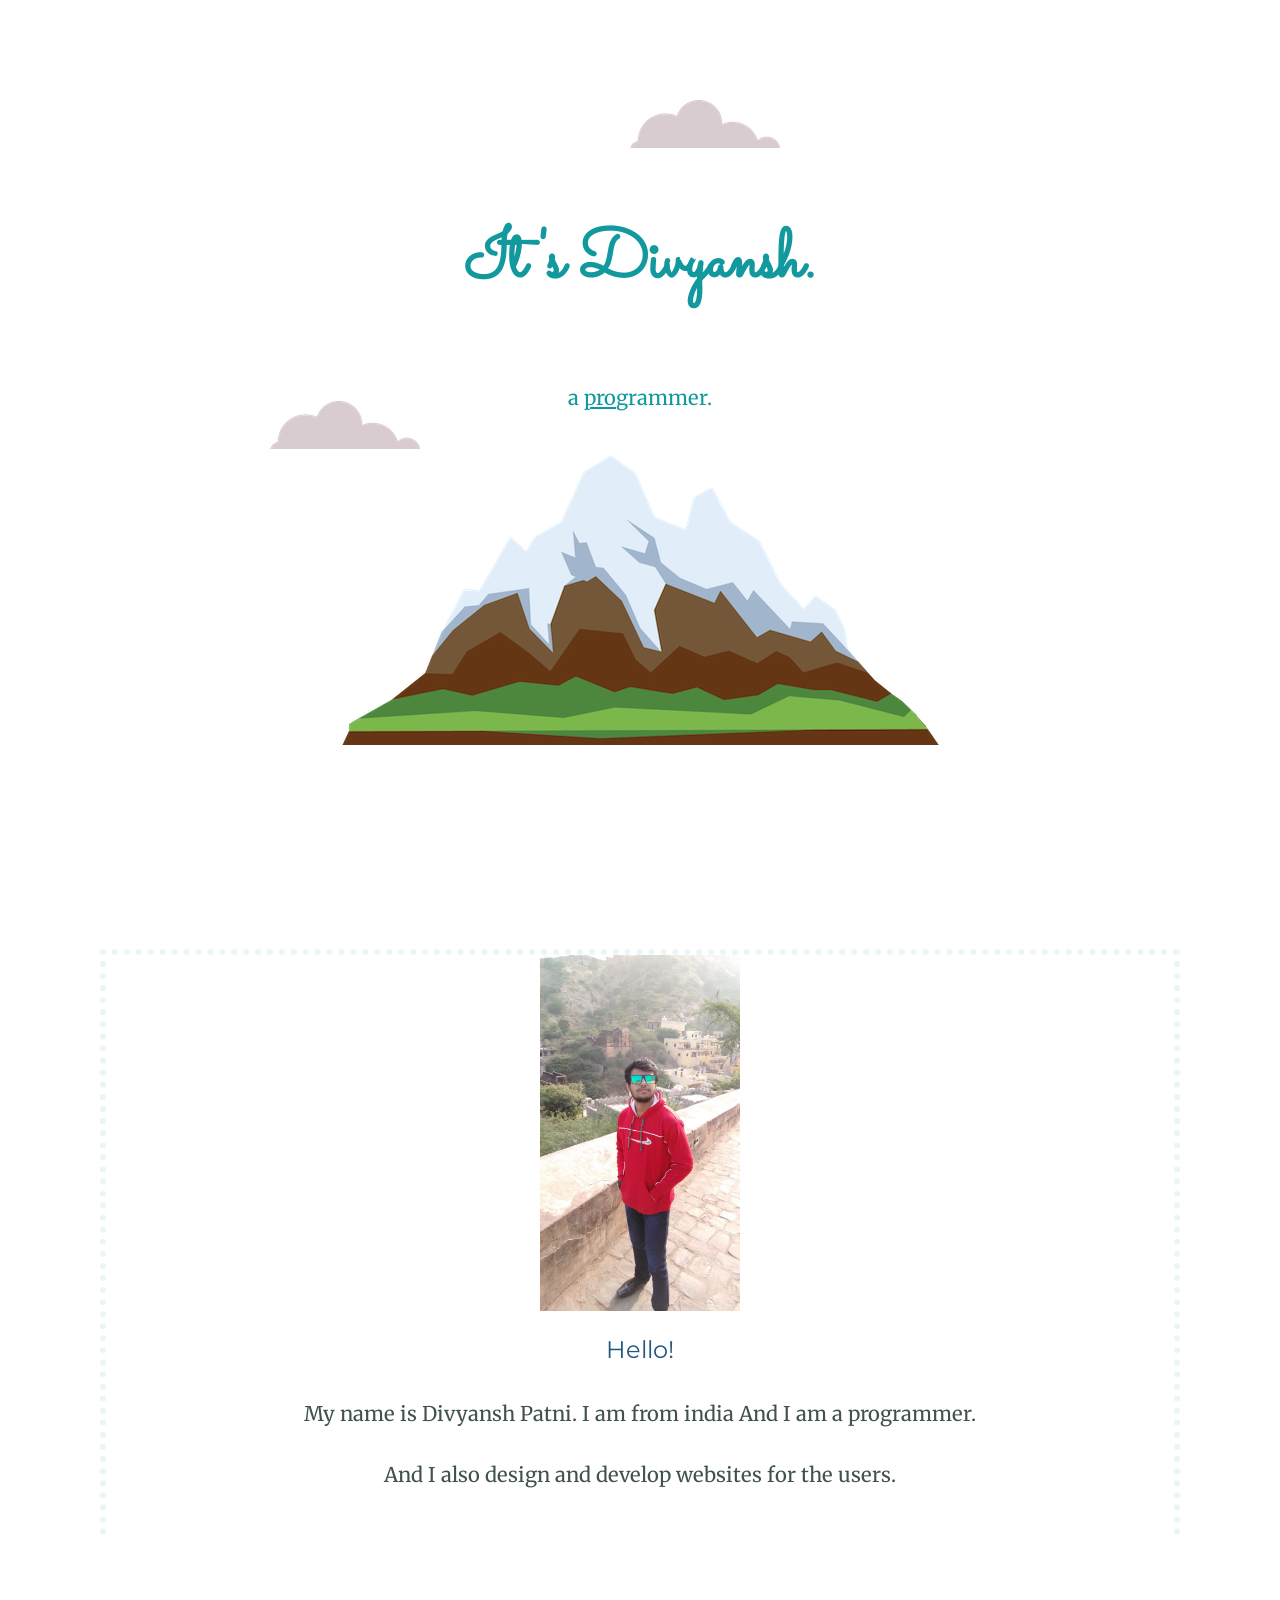
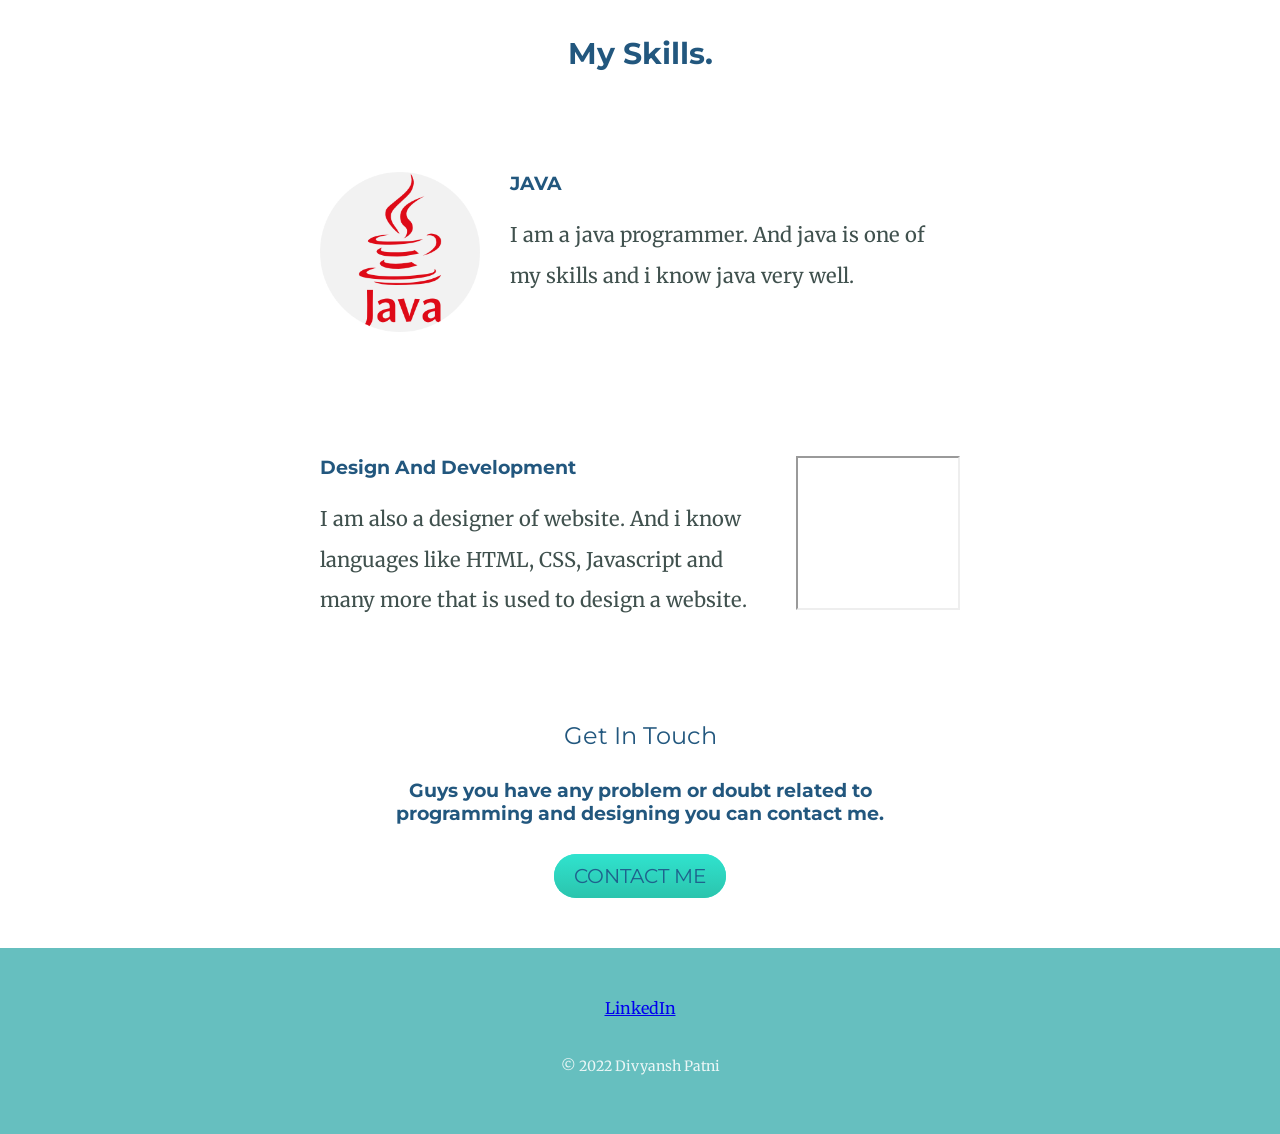
<file: index.html>
<!DOCTYPE html>
<html lang="en">

<head>
  <meta charset="UTF-8">
  <meta http-equiv="X-UA-Compatible" content="IE=edge">
  <meta name="viewport" content="width=device-width, initial-scale=1.0">
  <meta name="viewport" content="width=device-width, initial-scale=1.0">
  <title>Divyansh Patni</title>
  <link rel="stylesheet" href="Styles.css">
  <link rel="icon" href="favicon.ico?v=2">
  <link rel="preconnect" href="https://fonts.googleapis.com">
  <link rel="preconnect" href="https://fonts.gstatic.com" crossorigin>
  <link
    href="https://fonts.googleapis.com/css2?family=Merriweather:wght@300&family=Montserrat:wght@100;300&family=Sacramento&display=swap"
    rel="stylesheet">
</head>

<body>
  <div class="top-container">
    <img class="top-cloud" src="cloud.png" alt="cloud-image">
    <h1 class="name">It's Divyansh.</h1>
    <p class="name">a <u>pro</u>grammer.</p>
    <img class="bottom-cloud" src="cloud.png" alt="cloud-image">
    <img src="mountain.png" alt="mountain-image">
  </div>
  <div class="middle-container">
    <div class="profile">
      <img class="myimg" src="My Photo..jpeg" alt="Owner Image">
      <h2>Hello!</h2>
      <p>My name is Divyansh Patni. I am from india And I am a programmer.</p>
      <p>And I also design and develop websites for the users.</p><br>
    </div>
    
    <div class="skills">
      <h3 class="h33">My Skills.</h3>
      <div class="skill-row">
        <img class="javaimg" src="java.png" alt="Skill Image">
        <h3>JAVA</h3>
        <p>I am a java programmer. And java is one of my skills and i know java very well.</p><br><br>
      </div>
      <div class="skill-row">
        <iframe class="giphy" src="https://giphy.com/embed/YQitE4YNQNahy"> </iframe>

        <h3>Design And Development</h3>
        <p>
          I am also a designer of website. And i know languages like HTML, CSS, Javascript and many more that is used to
          design a website.
        </p>
      </div>
    </div>
    <div class="contact-me">
      <h2 clas>Get In Touch</h2>
      <h3>Guys you have any problem or doubt related to programming and designing you can contact me.</h3><br>
      <a class="btn" href="mailto: divyanshpatni24@gmail.com">CONTACT ME</a>
    </div>
  </div>


  <div class="bottom-container">
    <a class="footer-link" href="https://www.linkedin.com/in/divyansh-patni-83a3a1195">LinkedIn</a>
    <p class="copywrite">© 2022 Divyansh Patni</p>
  </div>

</body>

</html>
<!-- Flaticon is a good website to find millions of emojis. -->
<!-- Giphy is a good website to find animated emojis. -->
</file>
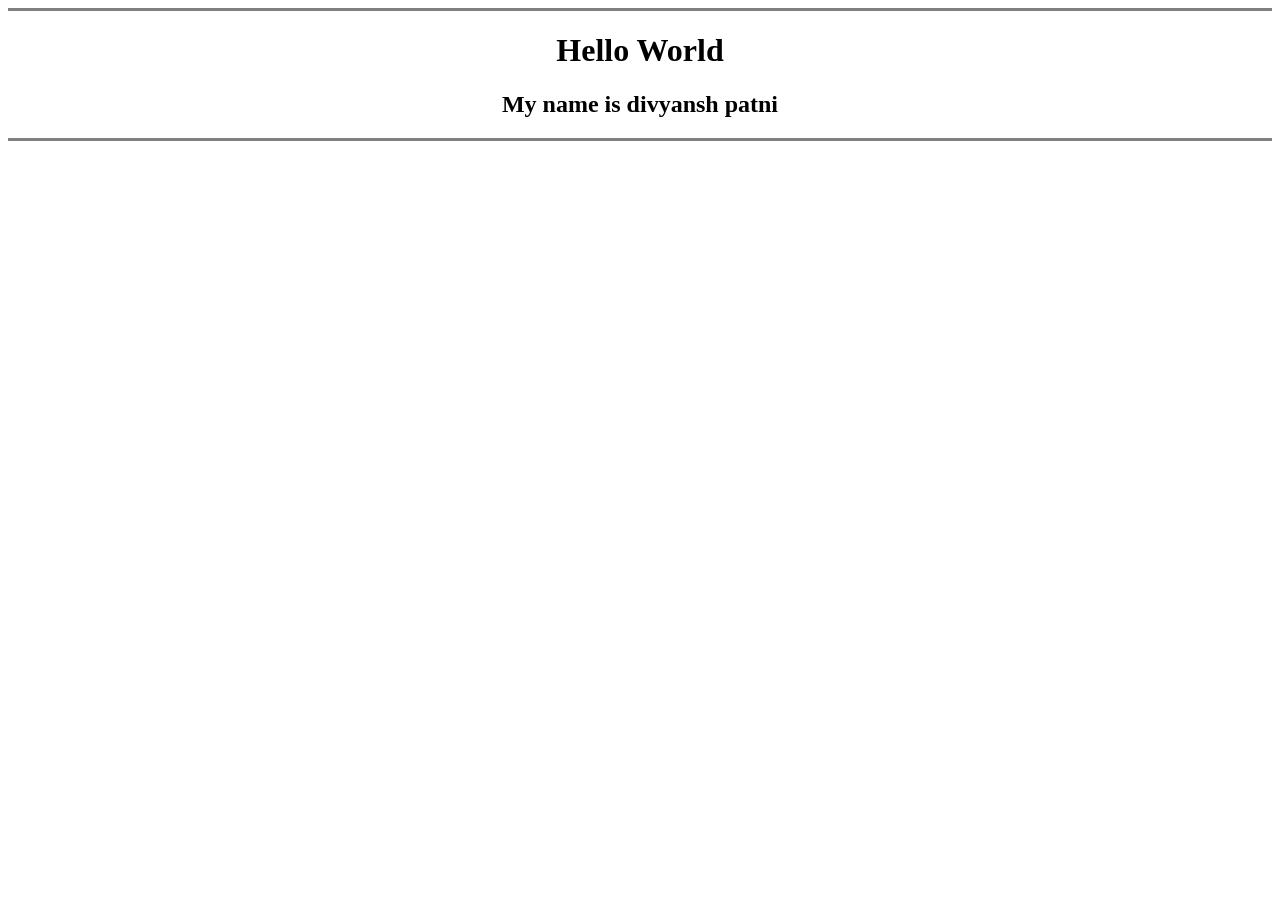
<file: AnatomyOfHtmlTag.html>
<!DOCTYPE html>
<html lang="en">
<head>
    <meta charset="UTF-8">
    <meta http-equiv="X-UA-Compatible" content="IE=edge">
    <meta name="viewport" content="width=device-width, initial-scale=1.0">
    <title>❤😁Anatomy</title>
</head>
<body>
    <center>
    <hr size="3" noshade>
    <h1>Hello World</h1>
    <h2>My name is divyansh patni</h2>
    <hr size="3" noshade>
    </center>
    <!-- This is hidden -->
</body>
</html>
</file>
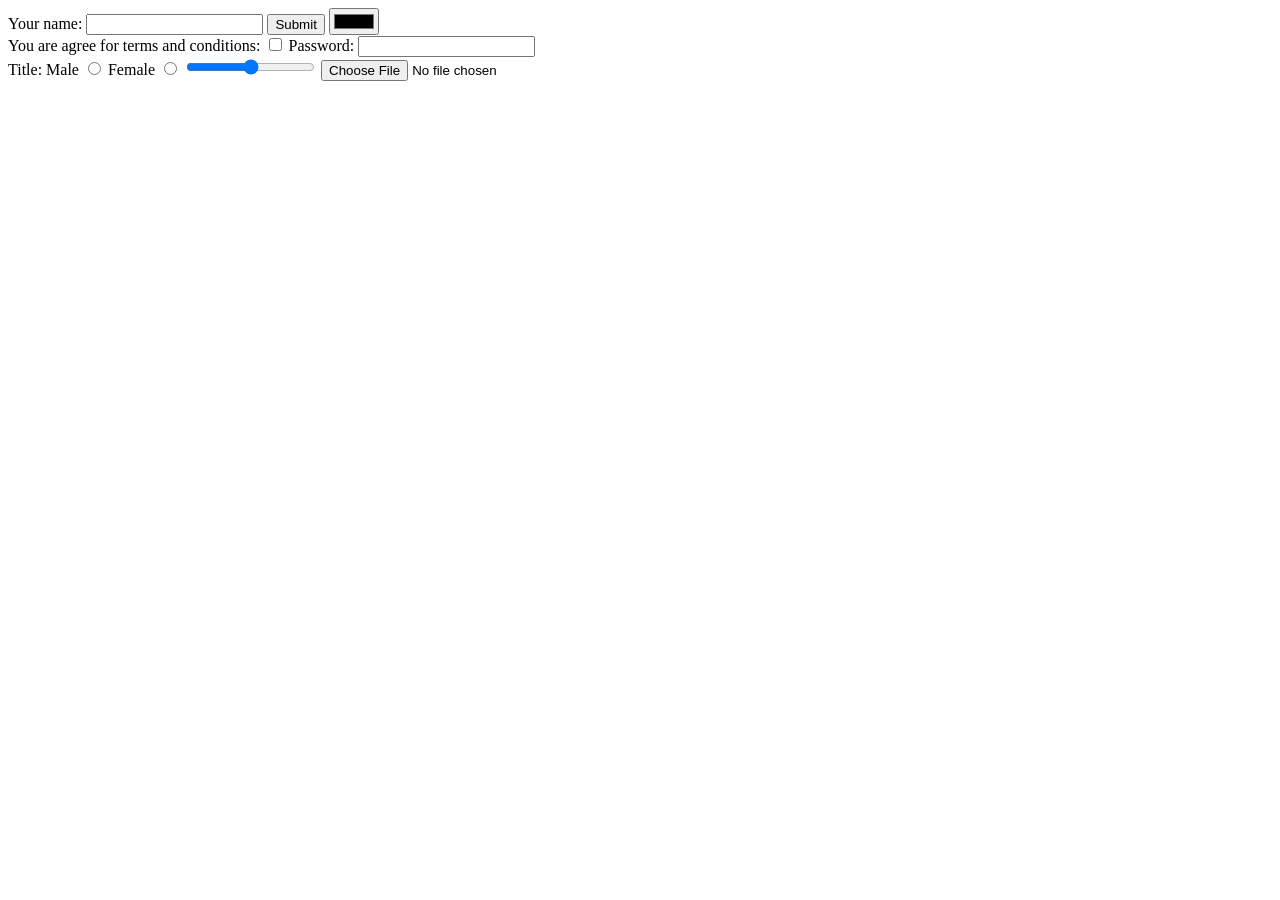
<file: Form.html>
<!DOCTYPE html>
<html lang="en">
<head>
    <meta charset="UTF-8">
    <meta http-equiv="X-UA-Compatible" content="IE=edge">
    <meta name="viewport" content="width=device-width, initial-scale=1.0">
    <title>Form</title>
</head>
<body>
   <form action="mailto:divyanshpatni24@gmail.com" method="post">
       <label>Your name:</label>
       <input type="text">
       <input type="submit">
       <input type="color" name="" id=""><br>
       <label>You are agree for terms and conditions:</label>
       <input type="checkbox" name="" id="">
       <label>Password:</label>
       <input type="password"><br>
       <label>Title: </label>
       
       <label>Male</label>
       <input type="radio" name="Gender">
       <label>Female</label>
       <input type="radio" name="Gender">
       <input type="range">
       <input type="file">
   </form>
</body>
</html>
</file>
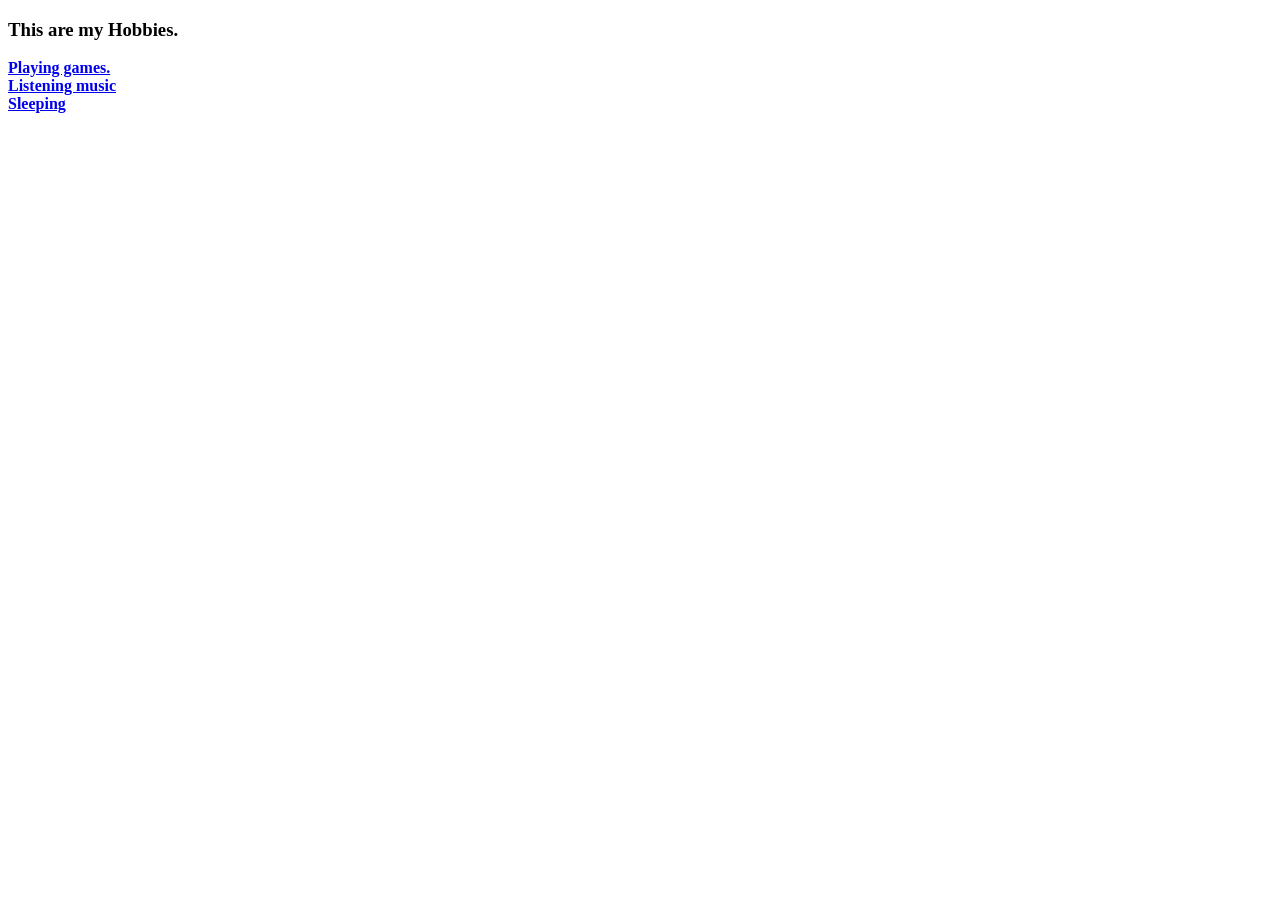
<file: HobbiesLink.html>
<!DOCTYPE html>
<html lang="en">
<head>
    <meta charset="UTF-8">
    <meta http-equiv="X-UA-Compatible" content="IE=edge">
    <meta name="viewport" content="width=device-width, initial-scale=1.0">
    <title>My Hobbies.</title>
</head>
<body>
    <h3>This are my Hobbies.</h3>
    <a href="https://na.battlegrounds.pubg.com/"><strong>Playing games.</strong></a><br>
    <a href="https://www.spotify.com/in-en/"><strong>Listening music</strong></a><br>
    <a href="https://www.sleepio.com/"><strong>Sleeping</strong></a>
</body>
</html>
</file>
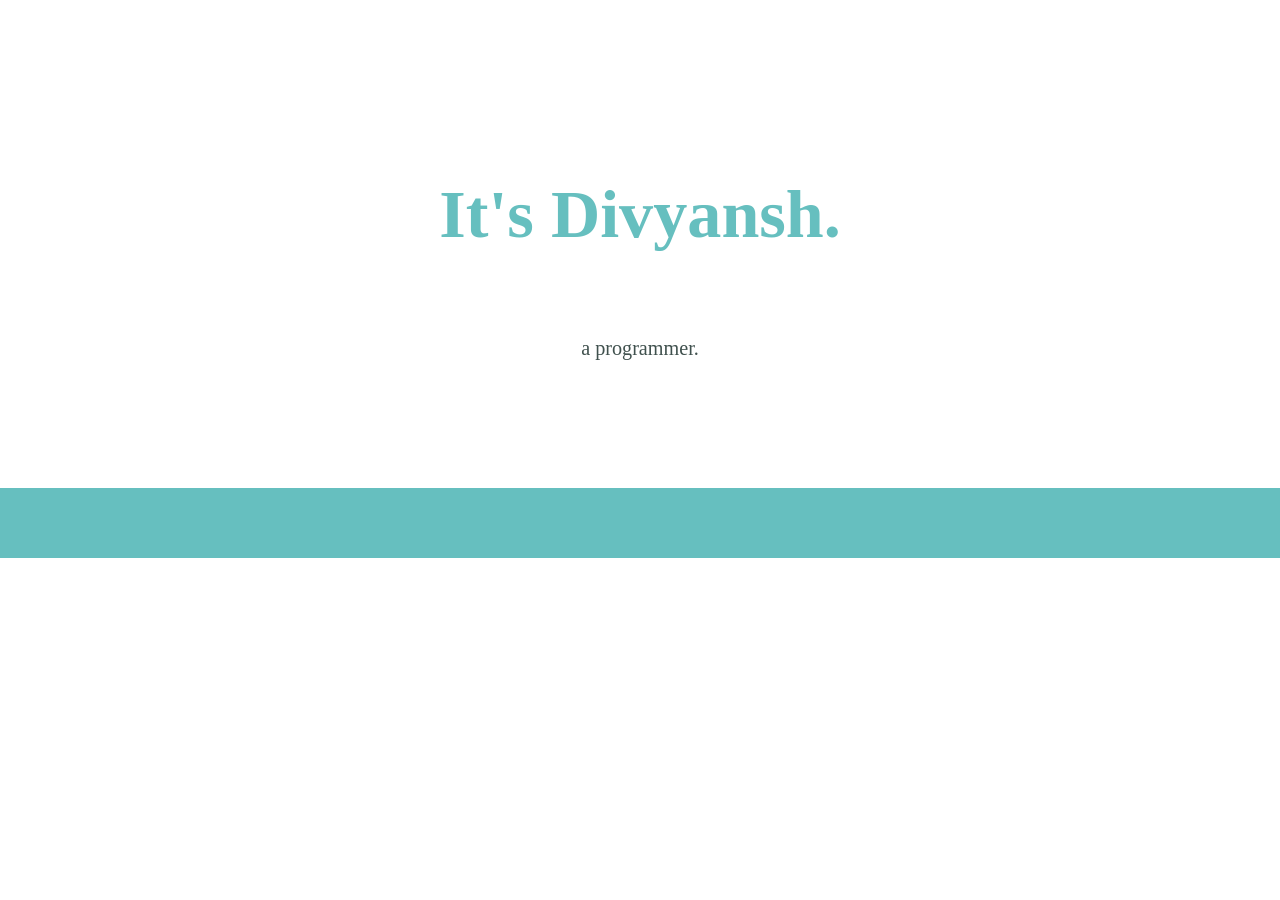
<file: simple.html>
<!DOCTYPE html>
<html lang="en">
<head>
    <meta charset="UTF-8">
    <meta http-equiv="X-UA-Compatible" content="IE=edge">
    <meta name="viewport" content="width=device-width, initial-scale=1.0">
    <title>Divyansh Patni</title>
    <link rel="stylesheet" href="Styles.css">
    <link rel="icon" href="favicon.ico?v=2">
</head>
<body>  
    <div class="top-container">
        <h1>It's Divyansh.</h1>
        <p>a programmer.</p>
    </div>
    <div class="middle-container">

    </div>
    <div class="bottom-container">

    </div>
</body>
</html>
</file>
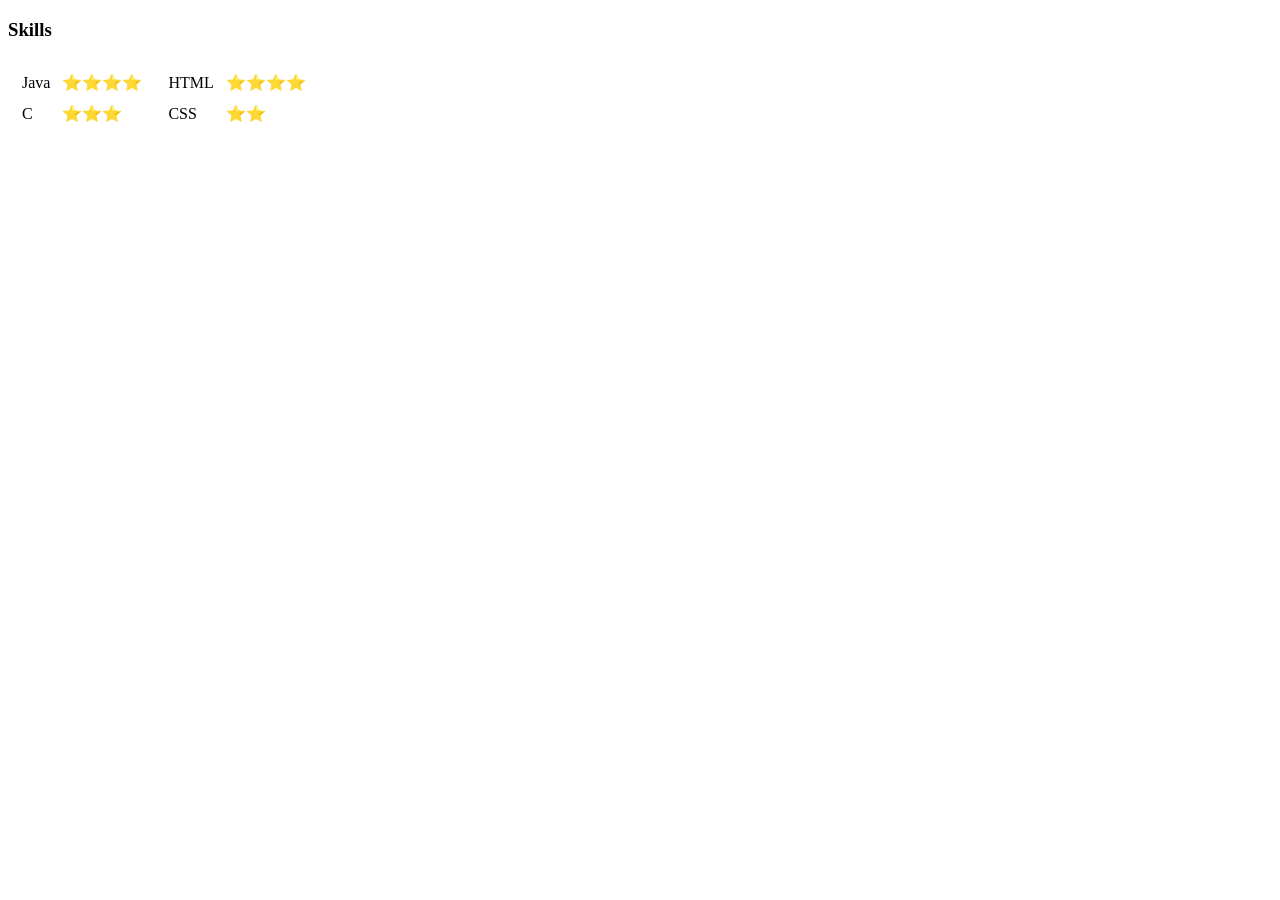
<file: SkillsUsingTables.html>
<!DOCTYPE html>
<html lang="en">

<head>
    <meta charset="UTF-8">
    <meta http-equiv="X-UA-Compatible" content="IE=edge">
    <meta name="viewport" content="width=device-width, initial-scale=1.0">
    <title>Skills Set.</title>
</head>

<body>
    <h3>Skills</h3>
    <table>
        <tr>
            <td>
                <table cellspacing="10">
                    <tr>
                        <td>Java</td>
                        <td>⭐⭐⭐⭐</td>
                    </tr>
                    <tr>
                        <td>C</td>
                        <td>⭐⭐⭐</td>
                    </tr>
                </table>
            </td>
            <td>
                <table cellspacing="10">
                    <tr>
                        <td>HTML</td>
                        <td>⭐⭐⭐⭐</td>
                    </tr>
                    <tr>
                        <td>CSS</td>
                        <td>⭐⭐</td>
                    </tr>
                </table>
            </td>
        </tr>
    </table>

</body>

</html>
</file>
<file: Styles.css>
/*Color Hunt is a good website to find different colors.*/
/*div
{
    background-color: #E4F9f4;
}*/
body
{
    color: #40514E;
    margin: 50px auto 0 auto;
    margin: 0px;
    text-align: center;
    font-family: 'Merriweather',serif;
}
h1
{
    color:  #66BFBF;
    text-align: center;
    font-size: 4.262rem;
    line-height: 2;
    font-family: 'Sacramento', cursive;
}
.h33
{
    font-size: 30px;
}
h2
{
    color: #22577E;
    font-weight: normal;
    font-family: 'Montserrat', sans-serif;
    padding-bottom: 10px;
}
h3
{   
    font-family: 'Montserrat', sans-serif;
    color: #22577E;
}
p
{
    text-align: bold;
    font-size: 1.262rem;
    line-height: 2;
}
.javaimg
{
    width: 25%;
    float: left;
    margin-right: 30px;
}
.myimg
{
    width: 200px;
    background-color: white;
}
.giphy
{
    width: 25%;
    float: right;
    margin-left: 30px;
}
.top-container
{
    /*border: solid;
    border-width: 10px;
    padding: 10px;
    width: 200px;
    height: 200px;*/
    position: relative;
    padding: 100px;
}
.only
{
    color: black;
}
.skill-row
{
    width: 50%;
    margin: 100px auto 100px auto;
    text-align: left;
}
/*.middle-container
{
    border: solid;
    border-width: 20px;
    background-color: red;
    width: 200px;
    height: 200px;
    margin-left: 230px;
}**/
.bottom-container
{
    background-color: #66BFBF;
    padding: 50px 0 20px;
}
.profile
{
    margin: 100px;
    border: dotted #EAF6F6 6px;
    border-bottom: none;
}
.name
{
    color: #11999E;
    position: relative;
    top: 50px;  
}
.top-cloud
{
    position: absolute;
    right: 500px;
}
.bottom-cloud
{
    position: absolute;
    bottom: 400px;
    left: 270px;
}
.hr
{
    border: dotted #EAF6F6 6px;
}
.contact-me
{
    width: 40%;
    margin: 40px auto 60px;
}
a:hover
{
    color: #EAF6F6;
}
.copywrite
{
    color: #EAF6F6;
    font-size: 0.88rem;
    padding: 20px 0;
}
/*.pro
{
    text-decoration: underline;   
}*/
.btn {
    background: #30e3ce;
    background-image: -webkit-linear-gradient(top, #30e3ce, #2bc4ad);
    background-image: -moz-linear-gradient(top, #30e3ce, #2bc4ad);
    background-image: -ms-linear-gradient(top, #30e3ce, #2bc4ad);
    background-image: -o-linear-gradient(top, #30e3ce, #2bc4ad);
    background-image: linear-gradient(to bottom, #30e3ce, #2bc4ad);
    -webkit-border-radius: 28;
    -moz-border-radius: 28;
    border-radius: 28px;
    font-family: 'Montserrat', sans-serif;
    color: #1f628d;
    font-size: 20px;
    padding: 10px 20px 10px 20px;
    text-decoration: none;
  }
  
  .btn:hover {
    background: #3cb0fd;
    background-image: -webkit-linear-gradient(top, #3cb0fd, #3498db);
    background-image: -moz-linear-gradient(top, #3cb0fd, #3498db);
    background-image: -ms-linear-gradient(top, #3cb0fd, #3498db);
    background-image: -o-linear-gradient(top, #3cb0fd, #3498db);
    background-image: linear-gradient(to bottom, #3cb0fd, #3498db);
    text-decoration: none;
  }
</file>
